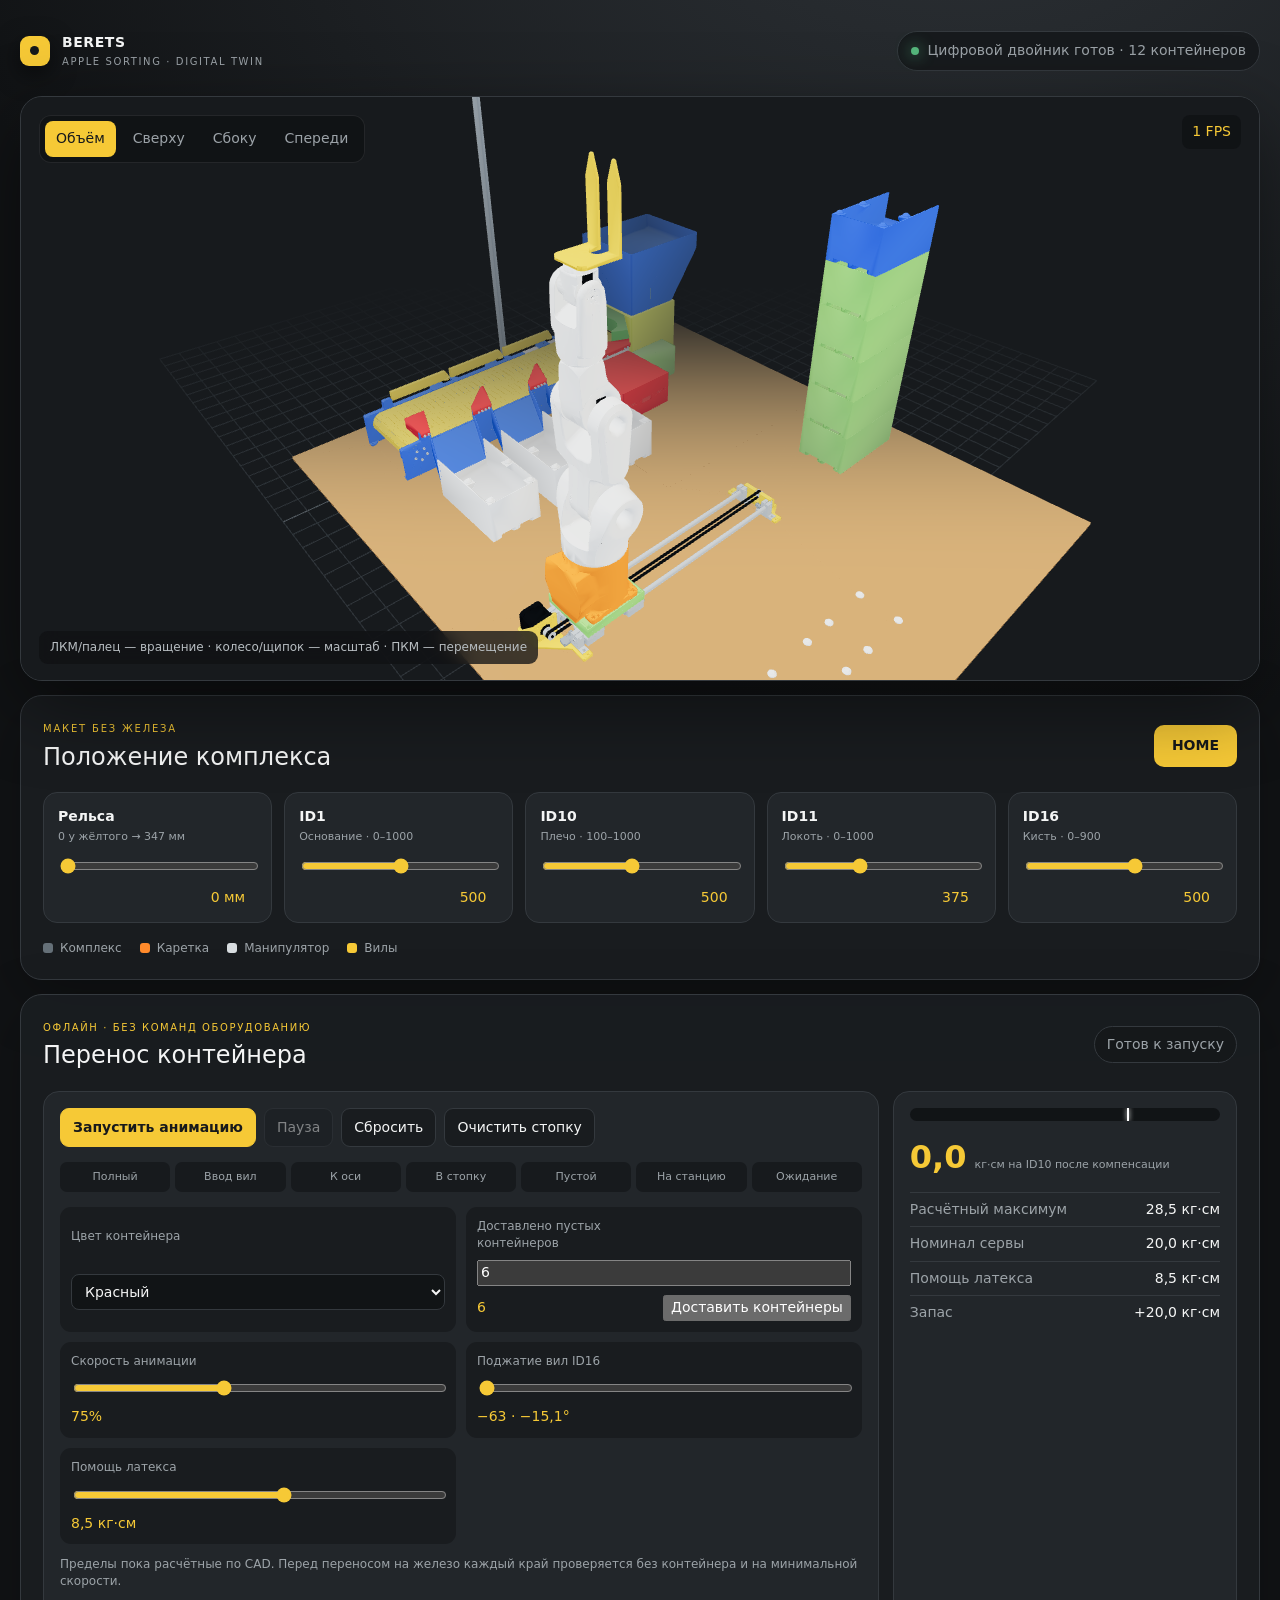
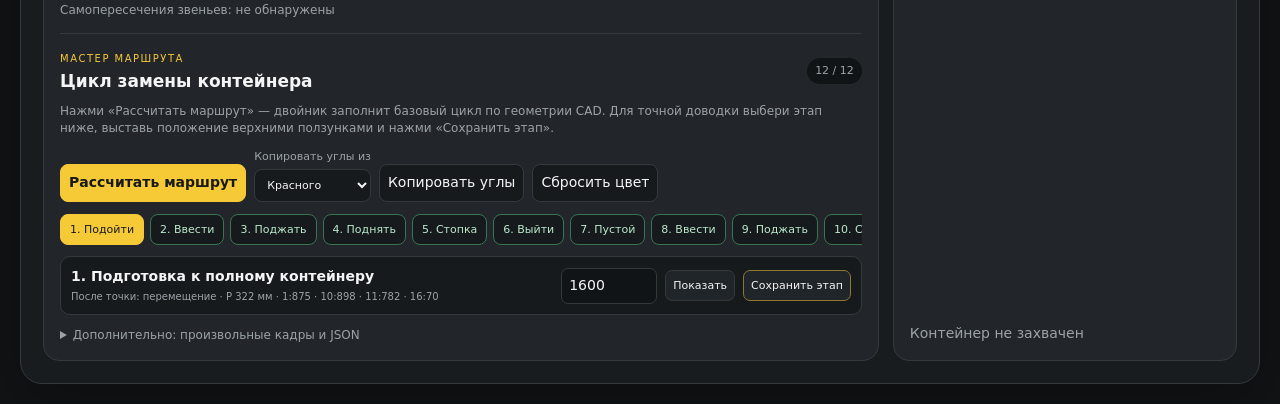
<file: software/flask_app/static/digital_twin/index.html>
<!doctype html>
<html lang="ru">
<head>
  <meta charset="utf-8">
  <meta name="viewport" content="width=device-width, initial-scale=1">
  <title>BERETS — цифровой двойник</title>
  <link rel="stylesheet" href="style.css?v=20260910-dashboard3d">
</head>
<body>
  <script src="bootstrap.js?v=20260910-dashboard3d"></script>
  <main class="app-shell">
    <header class="topbar">
      <div class="brand"><span class="brand-mark"></span><div><b>BERETS</b><small>APPLE SORTING · DIGITAL TWIN</small></div></div>
      <div class="status"><span class="status-dot"></span><span id="status-text">Загрузка модели</span></div>
    </header>

    <section class="viewer-card">
      <canvas id="scene"></canvas>
      <div class="view-actions">
        <button data-view="iso" class="active">Объём</button>
        <button data-view="top">Сверху</button>
        <button data-view="side">Сбоку</button>
        <button data-view="front">Спереди</button>
      </div>
      <div class="scene-hint">ЛКМ/палец — вращение · колесо/щипок — масштаб · ПКМ — перемещение</div>
      <div id="fps" class="fps">— FPS</div>
    </section>

    <section class="controls-card">
      <div class="section-head"><div><span>МАКЕТ БЕЗ ЖЕЛЕЗА</span><h1>Положение комплекса</h1></div><button id="home" class="home-button">HOME</button></div>

      <div class="control-grid">
        <label class="control-row"><span><b>Рельса</b><small>0 у жёлтого → 347 мм</small></span><input id="rail" type="range" min="0" max="347" value="0" step="1"><output id="rail-value">0 мм</output></label>
        <label class="control-row"><span><b>ID1</b><small>Основание</small></span><input id="joint-1" type="range" min="0" max="1000" value="500"><output id="joint-1-value">500</output></label>
        <label class="control-row"><span><b>ID10</b><small>Плечо</small></span><input id="joint-10" type="range" min="0" max="1000" value="500"><output id="joint-10-value">500</output></label>
        <label class="control-row"><span><b>ID11</b><small>Локоть</small></span><input id="joint-11" type="range" min="0" max="1000" value="375"><output id="joint-11-value">375</output></label>
        <label class="control-row"><span><b>ID16</b><small>Кисть</small></span><input id="joint-16" type="range" min="0" max="1000" value="500"><output id="joint-16-value">500</output></label>
      </div>

      <div class="legend">
        <span><i class="static"></i>Комплекс</span>
        <span><i class="carriage"></i>Каретка</span>
        <span><i class="arm"></i>Манипулятор</span>
        <span><i class="tool"></i>Вилы</span>
      </div>
    </section>

    <section class="simulation-card" aria-labelledby="simulation-title">
      <div class="simulation-head">
        <div><span>ОФЛАЙН · БЕЗ КОМАНД ОБОРУДОВАНИЮ</span><h2 id="simulation-title">Перенос контейнера</h2></div>
        <div id="trajectory-state" class="trajectory-state">Готов к запуску</div>
      </div>

      <div class="simulation-layout">
        <div class="trajectory-panel">
          <div class="trajectory-actions">
            <button id="trajectory-start" class="primary-action">Запустить анимацию</button>
            <button id="trajectory-pause">Пауза</button>
            <button id="trajectory-reset">Сбросить</button>
            <button id="clear-filled-stack">Очистить стопку</button>
          </div>
          <div id="trajectory-steps" class="trajectory-steps" aria-label="Этапы переноса">
            <span>Полный</span><span>Ввод вил</span><span>К оси</span><span>В стопку</span><span>Пустой</span><span>На станцию</span><span>Ожидание</span>
          </div>
          <div class="simulation-fields">
            <label><span>Цвет контейнера</span><select id="trajectory-color"><option value="red">Красный</option><option value="green">Зелёный</option><option value="yellow">Жёлтый</option></select></label>
            <label><span>Доставлено пустых контейнеров</span><input id="empty-container-count" type="number" min="0" max="6" value="6" step="1"><output id="empty-container-count-value">6</output><button id="deliver-empty-containers" type="button">Доставить контейнеры</button></label>
            <label><span>Скорость анимации</span><input id="trajectory-speed" type="range" min="25" max="150" value="75" step="5"><output id="trajectory-speed-value">75%</output></label>
            <label><span>Поджатие вил ID16</span><input id="fork-offset" type="range" min="-63" max="0" value="-63" step="1"><output id="fork-offset-value">−63 · −15,1°</output></label>
            <label><span>Помощь латекса</span><input id="latex-assist" type="range" min="0" max="15" value="8.5" step="0.5"><output id="latex-assist-value">8,5 кг·см</output></label>
          </div>
          <p class="simulation-note">Пределы пока расчётные по CAD. Перед переносом на железо каждый край проверяется без контейнера и на минимальной скорости.</p>
          <p id="collision-status" class="simulation-note">Самопересечения звеньев: не обнаружены</p>

          <section class="route-wizard" aria-labelledby="route-wizard-title">
            <div class="editor-head"><div><span>МАСТЕР МАРШРУТА</span><h3 id="route-wizard-title">Цикл замены контейнера</h3></div><span id="route-progress" class="editor-count">0 / 12</span></div>
            <p>Нажми «Рассчитать маршрут» — двойник заполнит базовый цикл по геометрии CAD. Для точной доводки выбери этап ниже, выставь положение верхними ползунками и нажми «Сохранить этап».</p>
            <div class="route-tools"><button id="route-calculate" class="route-calculate" type="button">Рассчитать маршрут</button><label><span>Копировать углы из</span><select id="route-copy-source"><option value="red">Красного</option><option value="green">Зелёного</option><option value="yellow">Жёлтого</option></select></label><button id="route-copy-joints" type="button">Копировать углы</button><button id="route-reset-color" type="button">Сбросить цвет</button></div>
            <div id="route-stage-tabs" class="route-stage-tabs" role="tablist" aria-label="Этапы маршрута"></div>
            <div id="route-stage-editor" class="route-stage-editor" aria-live="polite"></div>
          </section>

          <details class="advanced-trajectory"><summary>Дополнительно: произвольные кадры и JSON</summary><section class="trajectory-editor" aria-labelledby="editor-title">
            <div class="editor-head"><div><span>РЕДАКТОР ТРАЕКТОРИЙ</span><h3 id="editor-title">Запись кадров</h3></div><span id="keyframe-count" class="editor-count">0 кадров</span></div>
            <p>Выставь рельсу и сервы верхними ползунками, затем запиши кадр. Действия выполняются после достижения кадра.</p>
            <div class="editor-fields">
              <label><span>Название кадра</span><input id="keyframe-label" type="text" maxlength="40" value="Подход"></label>
              <label><span>Длительность, мс</span><input id="keyframe-duration" type="number" min="100" max="30000" step="100" value="1200"></label>
              <label><span>Действие после кадра</span><select id="keyframe-action"><option value="none">Только перемещение</option><option value="take-full">Взять полный контейнер</option><option value="place-full">Поставить полный в стопку</option><option value="take-empty">Взять верхний пустой</option><option value="place-empty">Поставить пустой на станцию</option></select></label>
            </div>
            <div class="editor-actions"><button id="keyframe-record" type="button">Записать текущий кадр</button><button id="keyframe-play" type="button">Проиграть запись</button><button id="keyframe-clear" type="button">Очистить запись</button></div>
            <ol id="keyframe-list" class="keyframe-list" aria-live="polite"></ol>
            <details class="trajectory-data"><summary>JSON траектории: копирование и перенос между компьютерами</summary><textarea id="trajectory-json" spellcheck="false"></textarea><button id="trajectory-json-apply" type="button">Загрузить JSON</button></details>
          </section></details>
        </div>

        <div class="load-panel">
          <div class="load-meter"><span id="load-fill"></span><i id="capacity-mark"></i></div>
          <div class="load-value"><strong id="shoulder-load">0,0</strong><span>кг·см на ID10 после компенсации</span></div>
          <dl>
            <div><dt>Расчётный максимум</dt><dd>28,5 кг·см</dd></div>
            <div><dt>Номинал сервы</dt><dd>20,0 кг·см</dd></div>
            <div><dt>Помощь латекса</dt><dd id="latex-summary">8,5 кг·см</dd></div>
            <div><dt>Запас</dt><dd id="torque-reserve">0,0 кг·см</dd></div>
          </dl>
          <div id="load-warning" class="load-warning">Контейнер не захвачен</div>
        </div>
      </div>
    </section>
  </main>
  <script src="viewer.bundle.js?v=20260812-ui6"></script>
</body>
</html>
</file>
<file: software/flask_app/static/digital_twin/style.css>
:root {
  color-scheme: dark;
  --bg: #111315;
  --panel: #1a1d20;
  --panel-2: #22262a;
  --line: #34393e;
  --text: #f4f5f5;
  --muted: #9ca3a8;
  --yellow: #f6c936;
  --green: #55b77c;
}
* { box-sizing: border-box; }
body { margin: 0; min-height: 100vh; background: radial-gradient(circle at 75% -15%, #30353a 0, var(--bg) 42%); color: var(--text); font: 14px/1.4 Inter, ui-sans-serif, system-ui, sans-serif; }
button, input { font: inherit; }
button, select { font: inherit; }
.app-shell { width: min(1600px, 100%); margin: auto; padding: 20px; }
.topbar { height: 62px; display: flex; align-items: center; justify-content: space-between; margin-bottom: 14px; }
.brand { display: flex; align-items: center; gap: 12px; letter-spacing: .04em; }
.brand small { display: block; margin-top: 2px; color: var(--muted); font-size: 10px; letter-spacing: .16em; }
.brand-mark { width: 30px; height: 30px; border-radius: 9px; background: var(--yellow); position: relative; box-shadow: 0 8px 24px #0008; }
.brand-mark:after { content: ""; position: absolute; width: 9px; height: 9px; left: 10px; top: 10px; border-radius: 50%; background: #16191b; }
.status { display: flex; align-items: center; gap: 8px; padding: 9px 13px; border: 1px solid var(--line); border-radius: 99px; background: #171a1d; color: var(--muted); }
.status-dot { width: 8px; height: 8px; border-radius: 50%; background: var(--yellow); box-shadow: 0 0 15px var(--yellow); }
.status.ready .status-dot { background: var(--green); box-shadow: 0 0 15px var(--green); }
.viewer-card { height: min(65vh, 760px); min-height: 440px; border: 1px solid var(--line); border-radius: 22px; overflow: hidden; position: relative; background: linear-gradient(145deg, #1d2125, #101214); box-shadow: 0 24px 80px #0007; }
body.embed-dashboard .viewer-card { height: 100vh; min-height: 0; }
#scene { display: block; width: 100%; height: 100%; touch-action: none; }
.view-actions { position: absolute; left: 18px; top: 18px; display: flex; gap: 6px; padding: 5px; border: 1px solid #ffffff15; border-radius: 12px; background: #101214cc; backdrop-filter: blur(12px); }
.view-actions button { border: 0; border-radius: 8px; padding: 8px 11px; color: var(--muted); background: transparent; cursor: pointer; }
.view-actions button.active { color: #17191b; background: var(--yellow); }
.scene-hint { position: absolute; left: 18px; bottom: 16px; padding: 8px 11px; border-radius: 9px; color: #b8bec2; background: #101214c4; backdrop-filter: blur(10px); font-size: 12px; }
.fps { position: absolute; right: 18px; top: 18px; padding: 7px 10px; border-radius: 8px; color: var(--yellow); background: #101214cc; font-variant-numeric: tabular-nums; }
.controls-card { margin-top: 14px; padding: 22px; border: 1px solid var(--line); border-radius: 22px; background: #1a1d20e8; box-shadow: 0 18px 60px #0004; }
.section-head { display: flex; justify-content: space-between; align-items: center; gap: 20px; margin-bottom: 18px; }
.section-head span { color: var(--yellow); font-size: 10px; letter-spacing: .18em; }
.section-head h1 { margin: 3px 0 0; font-size: 24px; font-weight: 540; }
.home-button { border: 0; border-radius: 10px; padding: 11px 18px; background: var(--yellow); color: #16191b; font-weight: 700; cursor: pointer; }
.control-grid { display: grid; grid-template-columns: repeat(5, minmax(0, 1fr)); gap: 12px; }
.control-row { min-width: 0; padding: 14px; display: grid; grid-template-columns: 1fr auto; gap: 12px; border: 1px solid var(--line); border-radius: 14px; background: var(--panel-2); }
.control-row span { min-width: 0; }
.control-row b, .control-row small { display: block; }
.control-row small { margin-top: 2px; color: var(--muted); font-size: 11px; }
.control-row input { grid-column: 1 / -1; width: 100%; accent-color: var(--yellow); }
.control-row output { align-self: start; min-width: 58px; text-align: right; color: var(--yellow); font-variant-numeric: tabular-nums; }
.legend { display: flex; gap: 18px; flex-wrap: wrap; margin-top: 17px; color: var(--muted); font-size: 12px; }
.legend span { display: flex; align-items: center; gap: 7px; }
.legend i { width: 10px; height: 10px; border-radius: 3px; background: #657078; }
.legend .carriage { background: #ff8a2b; }.legend .arm { background: #d8dde0; }.legend .tool { background: #f6c936; }
.simulation-card { margin-top: 14px; padding: 22px; border: 1px solid var(--line); border-radius: 22px; background: #1a1d20e8; box-shadow: 0 18px 60px #0004; }
.simulation-head { display: flex; justify-content: space-between; align-items: center; gap: 18px; margin-bottom: 18px; }
.simulation-head span { color: var(--yellow); font-size: 10px; letter-spacing: .16em; }
.simulation-head h2 { margin: 3px 0 0; font-size: 24px; font-weight: 540; }
.trajectory-state { padding: 8px 12px; border: 1px solid var(--line); border-radius: 99px; color: var(--muted); background: #15181a; white-space: nowrap; }
.trajectory-state.running { color: #17191b; border-color: var(--yellow); background: var(--yellow); }
.trajectory-state.warning { color: #ffcdcd; border-color: #c85757; background: #421f22; }
.simulation-layout { display: grid; grid-template-columns: minmax(0, 1.7fr) minmax(280px, .7fr); gap: 14px; }
.trajectory-panel, .load-panel { padding: 16px; border: 1px solid var(--line); border-radius: 16px; background: var(--panel-2); }
.trajectory-actions { display: flex; flex-wrap: wrap; gap: 8px; }
.trajectory-actions button { border: 1px solid var(--line); border-radius: 9px; padding: 9px 12px; color: var(--text); background: #191c1f; cursor: pointer; }
.trajectory-actions button:disabled { opacity: .45; cursor: default; }
.trajectory-actions .primary-action { color: #17191b; border-color: var(--yellow); background: var(--yellow); font-weight: 700; }
.trajectory-steps { display: grid; grid-template-columns: repeat(7, minmax(0, 1fr)); gap: 5px; margin: 15px 0; }
.trajectory-steps span { min-width: 0; padding: 7px 5px; border-radius: 7px; color: var(--muted); background: #171a1d; text-align: center; font-size: 11px; }
.trajectory-steps span.active { color: #17191b; background: var(--yellow); }
.trajectory-steps span.done { color: #bce9cc; background: #1e4931; }
.simulation-fields { display: grid; grid-template-columns: repeat(2, minmax(0, 1fr)); gap: 10px; }
.simulation-fields label { display: grid; grid-template-columns: 1fr auto; align-items: center; gap: 9px; min-width: 0; padding: 11px; border-radius: 11px; background: #191c1f; }
.simulation-fields label > span { color: var(--muted); font-size: 12px; }
.simulation-fields input, .simulation-fields select { grid-column: 1 / -1; width: 100%; accent-color: var(--yellow); }
.simulation-fields select { padding: 8px 9px; border: 1px solid var(--line); border-radius: 8px; color: var(--text); background: #111416; }
.simulation-fields output { color: var(--yellow); font-variant-numeric: tabular-nums; }
.simulation-note { margin: 12px 0 0; color: var(--muted); font-size: 12px; }
.simulation-note.collision-warning { color: #ff8585; }
.trajectory-editor { margin-top: 14px; padding-top: 14px; border-top: 1px solid var(--line); }
.route-wizard { margin-top: 14px; padding-top: 14px; border-top: 1px solid var(--line); }
.route-wizard > p { margin: 9px 0 12px; color: var(--muted); font-size: 12px; }
.route-tools { display: flex; flex-wrap: wrap; align-items: end; gap: 8px; }
.route-tools label { display: grid; gap: 5px; color: var(--muted); font-size: 11px; }
.route-tools select, .route-tools button { border: 1px solid var(--line); border-radius: 8px; padding: 8px; color: var(--text); background: #171a1d; }
.route-tools button { cursor: pointer; }
.route-tools .route-calculate { color: #17191b; border-color: var(--yellow); background: var(--yellow); font-weight: 700; }
.route-stage-tabs { display: flex; gap: 6px; overflow-x: auto; margin: 12px 0 8px; padding-bottom: 3px; scrollbar-color: #5b6268 transparent; }
.route-stage-tab { flex: 0 0 auto; border: 1px solid var(--line); border-radius: 8px; padding: 7px 9px; color: var(--muted); background: #171a1d; cursor: pointer; font-size: 11px; }
.route-stage-tab.configured { border-color: #3a7552; color: #bce9cc; }
.route-stage-tab.active { color: #17191b; border-color: var(--yellow); background: var(--yellow); }
.route-stage-editor { display: grid; grid-template-columns: minmax(0, 1fr) 96px auto auto; gap: 8px; align-items: center; padding: 10px; border: 1px solid var(--line); border-radius: 10px; background: #171a1d; }
.route-stage-copy strong, .route-stage-copy small { display: block; }
.route-stage-copy small { margin-top: 3px; color: var(--muted); font-size: 10px; }
.route-stage-editor input { width: 100%; padding: 7px; border: 1px solid var(--line); border-radius: 7px; color: var(--text); background: #111416; }
.route-stage-editor button { border: 1px solid var(--line); border-radius: 7px; padding: 7px; color: var(--text); background: #20252a; cursor: pointer; font-size: 11px; }
.route-stage-editor .primary-small { border-color: #8d7830; }
.route-step-list { display: grid; gap: 7px; margin: 12px 0 0; padding: 0; list-style: none; }
.route-step { display: grid; grid-template-columns: 28px minmax(0, 1fr) 104px auto auto; gap: 8px; align-items: center; padding: 9px; border: 1px solid var(--line); border-radius: 10px; background: #171a1d; }
.route-step.ready { border-color: #3a7552; }
.route-step-index { color: var(--yellow); font-variant-numeric: tabular-nums; }
.route-step strong, .route-step small { display: block; }
.route-step small { color: var(--muted); font-size: 10px; }
.route-step input { width: 100%; padding: 7px; border: 1px solid var(--line); border-radius: 7px; color: var(--text); background: #111416; }
.route-step button { border: 1px solid var(--line); border-radius: 7px; padding: 7px; color: var(--text); background: #20252a; cursor: pointer; font-size: 11px; }
.route-step .route-record { border-color: #8d7830; }
.advanced-trajectory { margin-top: 12px; color: var(--muted); font-size: 12px; }
.advanced-trajectory > summary { cursor: pointer; }
.editor-head { display: flex; align-items: center; justify-content: space-between; gap: 12px; }
.editor-head span:first-child { color: var(--yellow); font-size: 10px; letter-spacing: .15em; }
.editor-head h3 { margin: 3px 0 0; font-size: 17px; }
.editor-count { padding: 5px 8px; border-radius: 99px; color: var(--muted); background: #111416; font-size: 11px; }
.trajectory-editor > p { margin: 9px 0 12px; color: var(--muted); font-size: 12px; }
.editor-fields { display: grid; grid-template-columns: 1.1fr .55fr 1.35fr; gap: 8px; }
.editor-fields label { display: grid; gap: 5px; min-width: 0; color: var(--muted); font-size: 11px; }
.editor-fields input, .editor-fields select { min-width: 0; width: 100%; padding: 8px; border: 1px solid var(--line); border-radius: 8px; color: var(--text); background: #111416; }
.editor-actions { display: flex; flex-wrap: wrap; gap: 8px; margin-top: 10px; }
.editor-actions button { border: 1px solid var(--line); border-radius: 8px; padding: 8px 10px; color: var(--text); background: #171a1d; cursor: pointer; }
.editor-actions button:first-child, .editor-actions button:nth-child(2) { border-color: #8d7830; }
.editor-actions button:disabled { opacity: .45; cursor: default; }
.keyframe-list { display: grid; gap: 6px; margin: 12px 0 0; padding: 0; list-style: none; }
.keyframe-item { display: grid; grid-template-columns: 26px minmax(0, 1fr) auto auto; gap: 8px; align-items: center; padding: 8px; border: 1px solid var(--line); border-radius: 9px; background: #171a1d; }
.keyframe-index { color: var(--yellow); font-variant-numeric: tabular-nums; }
.keyframe-item strong, .keyframe-item small { display: block; }
.keyframe-item small { color: var(--muted); font-size: 10px; }
.keyframe-item button { border: 1px solid var(--line); border-radius: 7px; padding: 5px 7px; color: var(--text); background: #20252a; cursor: pointer; font-size: 11px; }
.keyframe-empty { padding: 9px; color: var(--muted); border: 1px dashed var(--line); border-radius: 9px; font-size: 12px; }
.trajectory-data { margin-top: 10px; color: var(--muted); font-size: 12px; }
.trajectory-data textarea { display: block; width: 100%; min-height: 90px; margin-top: 7px; padding: 8px; border: 1px solid var(--line); border-radius: 8px; resize: vertical; color: #c9d1d6; background: #111416; font: 11px/1.35 ui-monospace, SFMono-Regular, Consolas, monospace; }
.trajectory-data button { margin-top: 7px; border: 1px solid var(--line); border-radius: 8px; padding: 7px 9px; color: var(--text); background: #20252a; cursor: pointer; }
.load-panel { display: flex; flex-direction: column; }
.load-meter { height: 13px; position: relative; overflow: hidden; border-radius: 99px; background: #111416; }
.load-meter span { display: block; width: 0; height: 100%; background: var(--green); transition: width .18s linear, background-color .18s; }
.load-meter i { position: absolute; top: 0; bottom: 0; left: 70.175%; width: 2px; background: #fff; box-shadow: 0 0 5px #fff; }
.load-value { display: flex; align-items: baseline; gap: 8px; margin: 14px 0 12px; }
.load-value strong { font-size: 32px; color: var(--yellow); font-variant-numeric: tabular-nums; }
.load-value span { color: var(--muted); font-size: 11px; }
.load-panel dl { margin: 0; }
.load-panel dl div { display: flex; justify-content: space-between; gap: 16px; padding: 7px 0; border-top: 1px solid var(--line); }
.load-panel dt { color: var(--muted); }.load-panel dd { margin: 0; font-variant-numeric: tabular-nums; }
.load-warning { margin-top: auto; padding-top: 12px; color: var(--muted); }
.load-warning.overload { color: #ff8585; }.load-warning.safe { color: #7fdda3; }
@media (max-width: 900px) { .control-grid { grid-template-columns: repeat(2, minmax(0, 1fr)); }.viewer-card { height: 58vh; }.scene-hint { display: none; }.simulation-layout { grid-template-columns: 1fr; } }
@media (max-width: 650px) { .trajectory-steps { grid-template-columns: repeat(4, minmax(0, 1fr)); }.simulation-fields, .editor-fields { grid-template-columns: 1fr; }.simulation-head { align-items: flex-start; flex-direction: column; }.keyframe-item { grid-template-columns: 24px minmax(0, 1fr) auto; }.keyframe-item button:last-child { grid-column: 2 / -1; }.route-step { grid-template-columns: 24px minmax(0, 1fr) auto; }.route-step input { grid-column: 2; }.route-step button { grid-column: 3; }.route-stage-editor { grid-template-columns: 1fr auto; }.route-stage-editor input { grid-column: 1; }.route-stage-editor button { grid-column: 2; } }
@media (max-width: 560px) { .app-shell { padding: 10px; }.topbar { height: 54px; }.brand small { display: none; }.status { font-size: 11px; }.viewer-card { min-height: 360px; border-radius: 16px; }.view-actions { left: 9px; right: 9px; top: 9px; overflow-x: auto; }.view-actions button { flex: 1; padding: 7px 8px; }.fps { top: 58px; right: 10px; }.controls-card, .simulation-card { padding: 15px; border-radius: 16px; }.control-grid { grid-template-columns: 1fr; }.section-head h1, .simulation-head h2 { font-size: 20px; }.trajectory-state { white-space: normal; }.load-value { align-items: flex-start; flex-direction: column; } }

body.embed { overflow: hidden; background: #15191c; }
body.embed .app-shell { width: 100%; padding: 0; }
body.embed .topbar,
body.embed .controls-card,
body.embed .simulation-card { display: none; }
body.embed .viewer-card { height: 620px; min-height: 420px; border: 0; border-radius: 0; }
@media (max-width: 760px) { body.embed .viewer-card { height: 460px; min-height: 360px; } }
</file>
